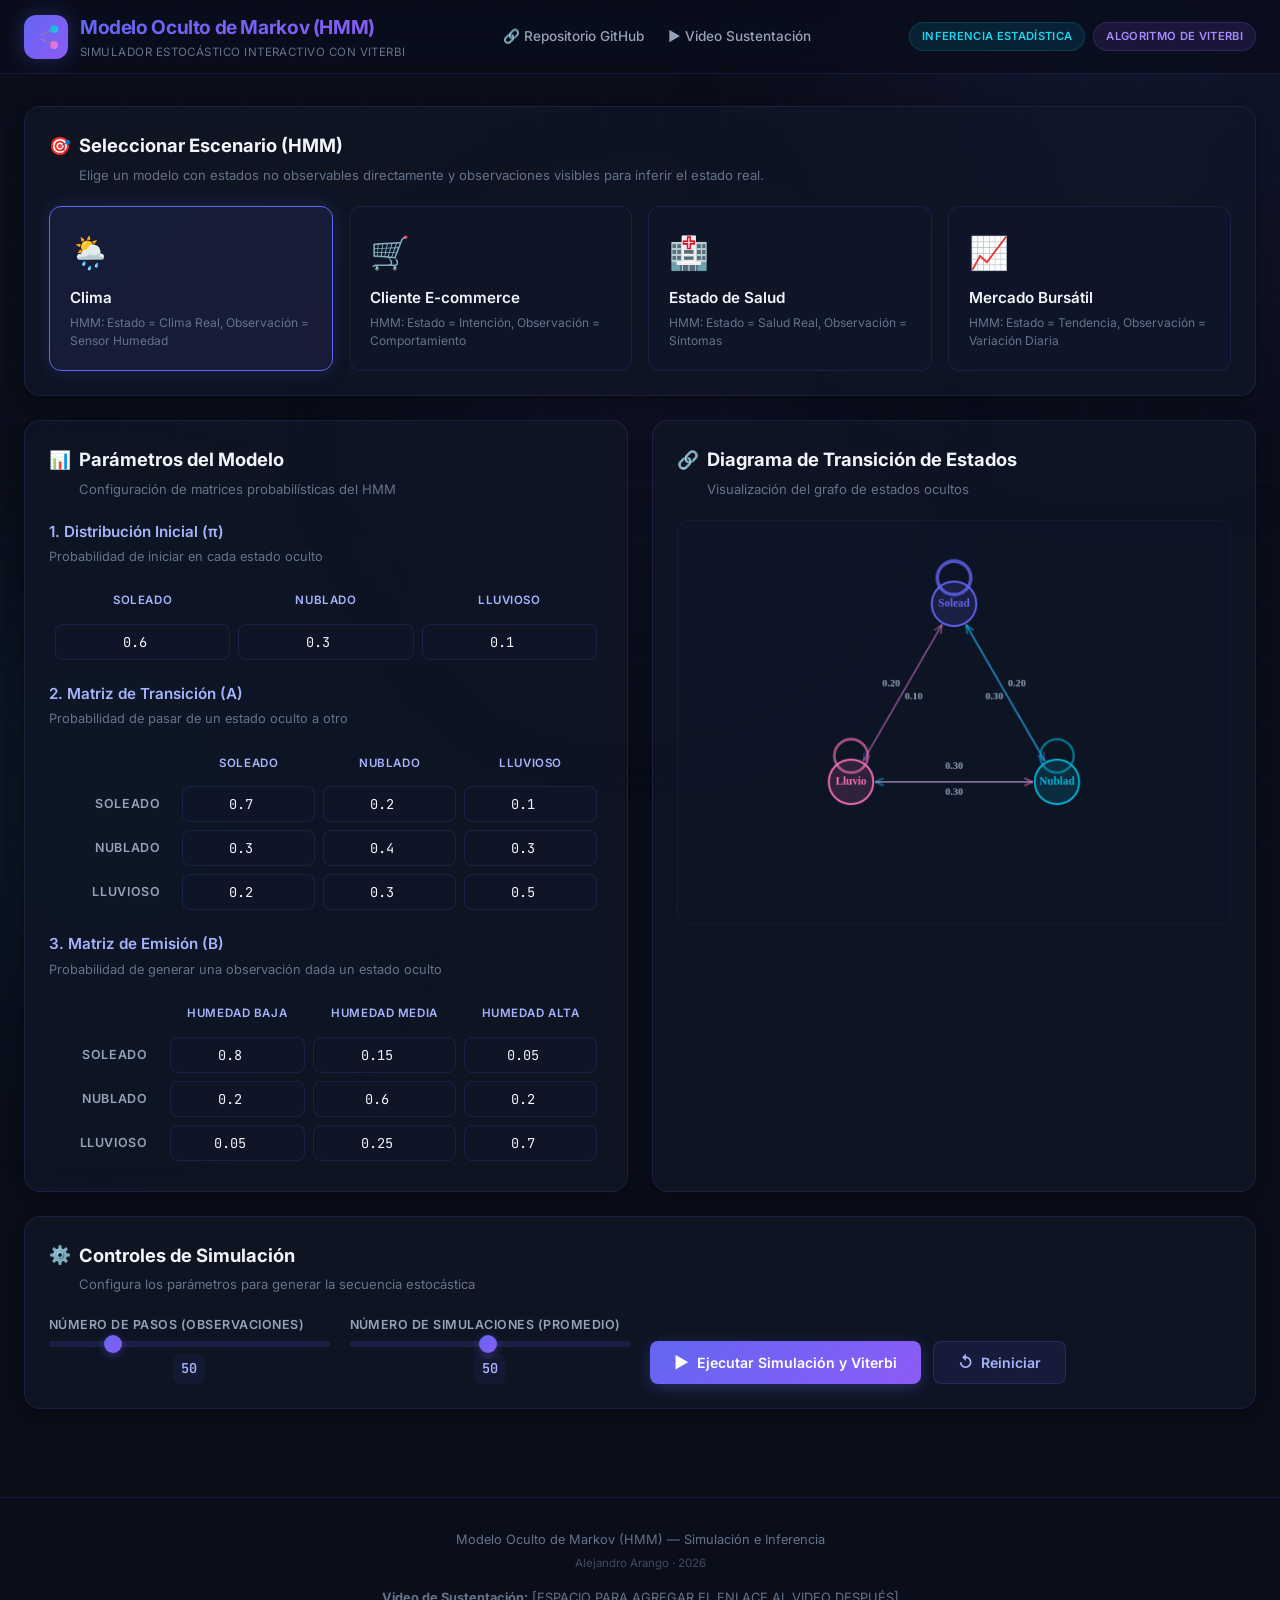
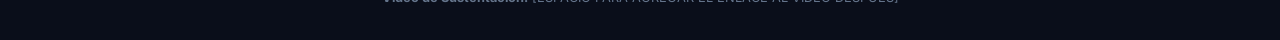
<file: index.html>
<!DOCTYPE html>
<html lang="es">
<head>
    <meta charset="UTF-8">
    <meta name="viewport" content="width=device-width, initial-scale=1.0">
    <title>Modelo Oculto de Markov (HMM) | Simulador Interactivo</title>
    <meta name="description" content="Simulador interactivo de Modelos Ocultos de Markov con algoritmo de Viterbi y análisis de secuencias.">
    <link rel="preconnect" href="https://fonts.googleapis.com">
    <link rel="preconnect" href="https://fonts.gstatic.com" crossorigin>
    <link href="https://fonts.googleapis.com/css2?family=Inter:wght@300;400;500;600;700;800&family=JetBrains+Mono:wght@400;500;600&display=swap" rel="stylesheet">
    <link rel="stylesheet" href="styles.css">
</head>
<body>
    <!-- Animated Background -->
    <div class="bg-grid"></div>
    <div class="bg-glow bg-glow-1"></div>
    <div class="bg-glow bg-glow-2"></div>
    <div class="bg-glow bg-glow-3"></div>

    <!-- Header -->
    <header class="header">
        <div class="header-content">
            <div class="logo">
                <div class="logo-icon">
                    <svg width="28" height="28" viewBox="0 0 28 28" fill="none">
                        <circle cx="6" cy="14" r="4" fill="url(#g1)" opacity="0.9"/>
                        <circle cx="22" cy="6" r="4" fill="url(#g2)" opacity="0.9"/>
                        <circle cx="22" cy="22" r="4" fill="url(#g3)" opacity="0.9"/>
                        <path d="M9 12 L19 7" stroke="url(#g4)" stroke-width="1.5" opacity="0.6"/>
                        <path d="M9 16 L19 21" stroke="url(#g4)" stroke-width="1.5" opacity="0.6"/>
                        <path d="M22 10 L22 18" stroke="url(#g4)" stroke-width="1.5" opacity="0.6"/>
                        <defs>
                            <linearGradient id="g1" x1="0" y1="0" x2="1" y2="1"><stop stop-color="#6366f1"/><stop offset="1" stop-color="#8b5cf6"/></linearGradient>
                            <linearGradient id="g2" x1="0" y1="0" x2="1" y2="1"><stop stop-color="#06b6d4"/><stop offset="1" stop-color="#22d3ee"/></linearGradient>
                            <linearGradient id="g3" x1="0" y1="0" x2="1" y2="1"><stop stop-color="#f472b6"/><stop offset="1" stop-color="#e879f9"/></linearGradient>
                            <linearGradient id="g4" x1="0" y1="0" x2="1" y2="1"><stop stop-color="#94a3b8"/><stop offset="1" stop-color="#64748b"/></linearGradient>
                        </defs>
                    </svg>
                </div>
                <div>
                    <h1 class="logo-title">Modelo Oculto de Markov (HMM)</h1>
                    <p class="logo-subtitle">Simulador Estocástico Interactivo con Viterbi</p>
                </div>
            </div>
            <div class="header-links">
                <a href="https://github.com/Biershoot/S25---M-dulo-2.-Actividad-did-ctica-2" target="_blank" class="header-link">🔗 Repositorio GitHub</a>
                <a href="#video-sustentacion" class="header-link">▶️ Video Sustentación</a>
            </div>
            <div class="header-badges">
                <span class="badge badge-info">Inferencia Estadística</span>
                <span class="badge badge-accent">Algoritmo de Viterbi</span>
            </div>
        </div>
    </header>

    <!-- Main Content -->
    <main class="main-content">
        <!-- Scenario Selector -->
        <section class="section" id="scenario-section">
            <div class="section-header">
                <h2 class="section-title">
                    <span class="section-icon">🎯</span>
                    Seleccionar Escenario (HMM)
                </h2>
                <p class="section-desc">Elige un modelo con estados no observables directamente y observaciones visibles para inferir el estado real.</p>
            </div>
            <div class="scenario-grid" id="scenario-grid">
                <!-- Scenarios injected by JS -->
            </div>
        </section>

        <!-- Configuration -->
        <div class="grid-2col">
            <!-- Matrices -->
            <section class="section" id="matrices-section">
                <div class="section-header">
                    <h2 class="section-title">
                        <span class="section-icon">📊</span>
                        Parámetros del Modelo
                    </h2>
                    <p class="section-desc">Configuración de matrices probabilísticas del HMM</p>
                </div>
                
                <h3 class="subsection-title">1. Distribución Inicial (π)</h3>
                <p class="subsection-desc">Probabilidad de iniciar en cada estado oculto</p>
                <div class="matrix-container" id="initial-container"></div>
                
                <h3 class="subsection-title">2. Matriz de Transición (A)</h3>
                <p class="subsection-desc">Probabilidad de pasar de un estado oculto a otro</p>
                <div class="matrix-container" id="transition-matrix"></div>
                
                <h3 class="subsection-title">3. Matriz de Emisión (B)</h3>
                <p class="subsection-desc">Probabilidad de generar una observación dada un estado oculto</p>
                <div class="matrix-container" id="emission-matrix"></div>
                
                <div class="matrix-validation" id="matrix-validation"></div>
            </section>

            <!-- State Diagram (Canvas) -->
            <section class="section" id="diagram-section">
                <div class="section-header">
                    <h2 class="section-title">
                        <span class="section-icon">🔗</span>
                        Diagrama de Transición de Estados
                    </h2>
                    <p class="section-desc">Visualización del grafo de estados ocultos</p>
                </div>
                <div class="canvas-wrapper">
                    <canvas id="state-diagram" width="560" height="400"></canvas>
                </div>
            </section>
        </div>

        <!-- Simulation Controls -->
        <section class="section" id="controls-section">
            <div class="section-header">
                <h2 class="section-title">
                    <span class="section-icon">⚙️</span>
                    Controles de Simulación
                </h2>
                <p class="section-desc">Configura los parámetros para generar la secuencia estocástica</p>
            </div>
            <div class="controls-grid">
                <div class="control-group">
                    <label class="control-label" for="num-steps">Número de Pasos (Observaciones)</label>
                    <input type="range" id="num-steps" class="control-range" min="10" max="200" value="50" step="10">
                    <span class="control-value" id="num-steps-value">50</span>
                </div>
                <div class="control-group">
                    <label class="control-label" for="num-simulations">Número de Simulaciones (Promedio)</label>
                    <input type="range" id="num-simulations" class="control-range" min="1" max="100" value="50" step="1">
                    <span class="control-value" id="num-simulations-value">50</span>
                </div>
                <div class="control-group control-buttons" style="grid-column: span 2;">
                    <button class="btn btn-primary" id="btn-simulate" onclick="runSimulation()">
                        <span class="btn-icon">▶</span> Ejecutar Simulación y Viterbi
                    </button>
                    <button class="btn btn-secondary" id="btn-reset" onclick="resetResults()">
                        <span class="btn-icon">↺</span> Reiniciar
                    </button>
                </div>
            </div>
        </section>

        <!-- Results Section -->
        <div id="results-wrapper" class="results-wrapper hidden">
            <!-- Traces -->
            <section class="section" id="trace-section">
                <div class="section-header">
                    <h2 class="section-title">
                        <span class="section-icon">📈</span>
                        Secuencias (Trazas)
                    </h2>
                    <p class="section-desc">Secuencia real, observada e inferida por Viterbi</p>
                </div>
                
                <h3 class="subsection-title" style="margin-top:1rem;">A. Estados Ocultos Reales</h3>
                <p class="subsection-desc">La secuencia estocástica real generada pero invisible en la práctica.</p>
                <div class="canvas-wrapper canvas-wide">
                    <canvas id="trace-chart" width="1100" height="200"></canvas>
                </div>

                <h3 class="subsection-title" style="margin-top:1.5rem;">B. Observaciones Visibles</h3>
                <p class="subsection-desc">Lo que el modelo realmente detecta basado en la Matriz de Emisión.</p>
                <div class="canvas-wrapper canvas-wide">
                    <canvas id="obs-chart" width="1100" height="200"></canvas>
                </div>
                
                <h3 class="subsection-title" style="margin-top:1.5rem;">C. Inferencia de Viterbi</h3>
                <p class="subsection-desc">La secuencia de estados ocultos más probable calculada a partir de las observaciones.</p>
                <div class="canvas-wrapper canvas-wide">
                    <canvas id="inferred-chart" width="1100" height="200"></canvas>
                </div>
            </section>

            <!-- Analysis -->
            <div class="grid-2col">
                <section class="section" id="viterbi-section">
                    <div class="section-header">
                        <h2 class="section-title">
                            <span class="section-icon">🎯</span>
                            Precisión de Inferencia
                        </h2>
                        <p class="section-desc">Qué tan acertado fue el algoritmo de Viterbi reconstruyendo los estados ocultos</p>
                    </div>
                    <div class="stats-table-wrapper" id="viterbi-stats-wrapper"></div>
                </section>

                <section class="section" id="stationary-section">
                    <div class="section-header">
                        <h2 class="section-title">
                            <span class="section-icon">📉</span>
                            Distribución de Estados Ocultos
                        </h2>
                        <p class="section-desc">Convergencia de la simulación vs Distribución Estacionaria Teórica</p>
                    </div>
                    <div class="canvas-wrapper">
                        <canvas id="stationary-chart" width="520" height="300"></canvas>
                    </div>
                    <div class="stats-table-wrapper" id="stats-table-wrapper"></div>
                </section>
            </div>
        </div>
    </main>

    <!-- Footer -->
    <footer class="footer">
        <p>Modelo Oculto de Markov (HMM) — Simulación e Inferencia</p>
        <p class="footer-sub">Alejandro Arango · 2026</p>
        <div id="video-sustentacion" style="margin-top: 15px;">
            <!-- Deja tu video aquí -->
            <p><strong>Video de Sustentación:</strong> [ESPACIO PARA AGREGAR EL ENLACE AL VIDEO DESPUÉS]</p>
        </div>
    </footer>

    <script src="markov.js"></script>
</body>
</html>
</file>
<file: styles.css>
/* ============================================
   MARKOV CHAIN SIMULATOR - DESIGN SYSTEM
   Premium dark theme with glassmorphism
   ============================================ */

/* --- CSS Custom Properties --- */
:root {
    /* Colors */
    --bg-primary: #0a0e1a;
    --bg-secondary: #111827;
    --bg-card: rgba(17, 24, 39, 0.7);
    --bg-card-hover: rgba(30, 41, 59, 0.8);
    --bg-input: rgba(15, 23, 42, 0.9);
    --border-subtle: rgba(99, 102, 241, 0.15);
    --border-active: rgba(99, 102, 241, 0.4);

    --text-primary: #f1f5f9;
    --text-secondary: #94a3b8;
    --text-muted: #64748b;
    --text-accent: #a5b4fc;

    --accent-indigo: #6366f1;
    --accent-violet: #8b5cf6;
    --accent-cyan: #06b6d4;
    --accent-pink: #ec4899;
    --accent-emerald: #10b981;
    --accent-amber: #f59e0b;
    --accent-rose: #f43f5e;

    --gradient-primary: linear-gradient(135deg, #6366f1, #8b5cf6);
    --gradient-accent: linear-gradient(135deg, #06b6d4, #22d3ee);
    --gradient-warm: linear-gradient(135deg, #f472b6, #e879f9);

    /* Shadows */
    --shadow-sm: 0 1px 3px rgba(0, 0, 0, 0.3);
    --shadow-md: 0 4px 16px rgba(0, 0, 0, 0.4);
    --shadow-lg: 0 8px 32px rgba(0, 0, 0, 0.5);
    --shadow-glow: 0 0 40px rgba(99, 102, 241, 0.15);

    /* Typography */
    --font-sans: 'Inter', -apple-system, BlinkMacSystemFont, sans-serif;
    --font-mono: 'JetBrains Mono', 'Fira Code', monospace;

    /* Spacing */
    --radius-sm: 8px;
    --radius-md: 12px;
    --radius-lg: 16px;
    --radius-xl: 20px;

    /* Transitions */
    --transition-fast: 150ms cubic-bezier(0.4, 0, 0.2, 1);
    --transition-base: 250ms cubic-bezier(0.4, 0, 0.2, 1);
    --transition-slow: 400ms cubic-bezier(0.4, 0, 0.2, 1);
}

/* --- Reset & Base --- */
*, *::before, *::after {
    margin: 0;
    padding: 0;
    box-sizing: border-box;
}

html {
    scroll-behavior: smooth;
    -webkit-font-smoothing: antialiased;
    -moz-osx-font-smoothing: grayscale;
}

body {
    font-family: var(--font-sans);
    background: var(--bg-primary);
    color: var(--text-primary);
    line-height: 1.6;
    min-height: 100vh;
    overflow-x: hidden;
    position: relative;
}

/* --- Animated Background --- */
.bg-grid {
    position: fixed;
    inset: 0;
    background-image:
        linear-gradient(rgba(99, 102, 241, 0.03) 1px, transparent 1px),
        linear-gradient(90deg, rgba(99, 102, 241, 0.03) 1px, transparent 1px);
    background-size: 60px 60px;
    z-index: 0;
    pointer-events: none;
}

.bg-glow {
    position: fixed;
    border-radius: 50%;
    filter: blur(120px);
    z-index: 0;
    pointer-events: none;
    animation: floatGlow 12s ease-in-out infinite;
}

.bg-glow-1 {
    width: 500px;
    height: 500px;
    background: rgba(99, 102, 241, 0.08);
    top: -150px;
    right: -100px;
    animation-delay: 0s;
}

.bg-glow-2 {
    width: 400px;
    height: 400px;
    background: rgba(6, 182, 212, 0.06);
    bottom: -100px;
    left: -100px;
    animation-delay: -4s;
}

.bg-glow-3 {
    width: 350px;
    height: 350px;
    background: rgba(139, 92, 246, 0.05);
    top: 50%;
    left: 50%;
    transform: translate(-50%, -50%);
    animation-delay: -8s;
}

@keyframes floatGlow {
    0%, 100% { transform: translate(0, 0) scale(1); }
    33% { transform: translate(30px, -20px) scale(1.05); }
    66% { transform: translate(-20px, 15px) scale(0.95); }
}

/* --- Header --- */
.header {
    position: sticky;
    top: 0;
    z-index: 100;
    background: rgba(10, 14, 26, 0.85);
    backdrop-filter: blur(20px) saturate(180%);
    -webkit-backdrop-filter: blur(20px) saturate(180%);
    border-bottom: 1px solid var(--border-subtle);
    padding: 0.75rem 1.5rem;
}

.header-content {
    max-width: 1280px;
    margin: 0 auto;
    display: flex;
    align-items: center;
    justify-content: space-between;
}

.logo {
    display: flex;
    align-items: center;
    gap: 0.75rem;
}

.logo-icon {
    width: 44px;
    height: 44px;
    border-radius: var(--radius-md);
    background: var(--gradient-primary);
    display: flex;
    align-items: center;
    justify-content: center;
    box-shadow: 0 0 20px rgba(99, 102, 241, 0.3);
}

.logo-title {
    font-size: 1.2rem;
    font-weight: 700;
    background: var(--gradient-primary);
    -webkit-background-clip: text;
    -webkit-text-fill-color: transparent;
    background-clip: text;
    letter-spacing: -0.02em;
}

.logo-subtitle {
    font-size: 0.72rem;
    color: var(--text-muted);
    font-weight: 400;
    letter-spacing: 0.04em;
    text-transform: uppercase;
}

.header-links {
    display: flex;
    gap: 1.5rem;
}

.header-link {
    color: var(--text-secondary);
    text-decoration: none;
    font-size: 0.85rem;
    font-weight: 500;
    transition: color var(--transition-fast);
}

.header-link:hover {
    color: var(--text-primary);
}

.header-badges {
    display: flex;
    gap: 0.5rem;
}

.badge {
    padding: 0.3rem 0.75rem;
    border-radius: 20px;
    font-size: 0.7rem;
    font-weight: 600;
    letter-spacing: 0.03em;
    text-transform: uppercase;
}

.badge-info {
    background: rgba(6, 182, 212, 0.12);
    color: #22d3ee;
    border: 1px solid rgba(6, 182, 212, 0.2);
}

.badge-accent {
    background: rgba(139, 92, 246, 0.12);
    color: #a78bfa;
    border: 1px solid rgba(139, 92, 246, 0.2);
}

/* --- Main Content --- */
.main-content {
    max-width: 1280px;
    margin: 0 auto;
    padding: 2rem 1.5rem 4rem;
    position: relative;
    z-index: 1;
}

/* --- Sections --- */
.section {
    background: var(--bg-card);
    border: 1px solid var(--border-subtle);
    border-radius: var(--radius-lg);
    padding: 1.5rem;
    backdrop-filter: blur(12px);
    -webkit-backdrop-filter: blur(12px);
    box-shadow: var(--shadow-md);
    margin-bottom: 1.5rem;
    transition: border-color var(--transition-base), box-shadow var(--transition-base);
}

.section:hover {
    border-color: var(--border-active);
    box-shadow: var(--shadow-glow);
}

.section-header {
    margin-bottom: 1.25rem;
}

.section-title {
    font-size: 1.15rem;
    font-weight: 700;
    color: var(--text-primary);
    display: flex;
    align-items: center;
    gap: 0.5rem;
    margin-bottom: 0.25rem;
}

.section-icon {
    font-size: 1.1rem;
}

.section-desc {
    font-size: 0.82rem;
    color: var(--text-muted);
    margin-left: 1.85rem;
}

.subsection-title {
    font-size: 0.95rem;
    font-weight: 600;
    color: var(--text-accent);
    margin-top: 1rem;
    margin-bottom: 0.2rem;
}

.subsection-desc {
    font-size: 0.8rem;
    color: var(--text-muted);
    margin-bottom: 0.75rem;
}

/* --- Grid Layouts --- */
.grid-2col {
    display: grid;
    grid-template-columns: 1fr 1fr;
    gap: 1.5rem;
    margin-bottom: 0;
}

.grid-2col > .section {
    margin-bottom: 1.5rem;
}

/* --- Scenario Cards --- */
.scenario-grid {
    display: grid;
    grid-template-columns: repeat(auto-fill, minmax(240px, 1fr));
    gap: 1rem;
}

.scenario-card {
    background: var(--bg-input);
    border: 1px solid var(--border-subtle);
    border-radius: var(--radius-md);
    padding: 1.25rem;
    cursor: pointer;
    transition: all var(--transition-base);
    position: relative;
    overflow: hidden;
}

.scenario-card::before {
    content: '';
    position: absolute;
    inset: 0;
    background: var(--gradient-primary);
    opacity: 0;
    transition: opacity var(--transition-base);
}

.scenario-card:hover {
    border-color: var(--accent-indigo);
    transform: translateY(-2px);
    box-shadow: var(--shadow-lg);
}

.scenario-card:hover::before {
    opacity: 0.05;
}

.scenario-card.active {
    border-color: var(--accent-indigo);
    box-shadow: 0 0 20px rgba(99, 102, 241, 0.2);
}

.scenario-card.active::before {
    opacity: 0.08;
}

.scenario-emoji {
    font-size: 2rem;
    margin-bottom: 0.5rem;
    position: relative;
    z-index: 1;
}

.scenario-name {
    font-size: 0.95rem;
    font-weight: 600;
    color: var(--text-primary);
    margin-bottom: 0.25rem;
    position: relative;
    z-index: 1;
}

.scenario-desc {
    font-size: 0.75rem;
    color: var(--text-muted);
    line-height: 1.5;
    position: relative;
    z-index: 1;
}

/* --- Matrix --- */
.matrix-container {
    overflow-x: auto;
}

.matrix-table {
    width: 100%;
    border-collapse: separate;
    border-spacing: 4px;
}

.matrix-table th {
    font-size: 0.72rem;
    font-weight: 600;
    color: var(--text-accent);
    text-transform: uppercase;
    letter-spacing: 0.05em;
    padding: 0.5rem;
    text-align: center;
}

.matrix-table th.row-header {
    text-align: right;
    padding-right: 1rem;
    color: var(--text-secondary);
    font-size: 0.78rem;
    min-width: 80px;
}

.matrix-table td {
    padding: 2px;
}

.matrix-input {
    width: 100%;
    min-width: 60px;
    padding: 0.5rem;
    background: var(--bg-input);
    border: 1px solid var(--border-subtle);
    border-radius: var(--radius-sm);
    color: var(--text-primary);
    font-family: var(--font-mono);
    font-size: 0.85rem;
    text-align: center;
    transition: all var(--transition-fast);
    outline: none;
}

.matrix-input:focus {
    border-color: var(--accent-indigo);
    box-shadow: 0 0 0 3px rgba(99, 102, 241, 0.15);
}

.matrix-input.invalid {
    border-color: var(--accent-rose);
    box-shadow: 0 0 0 3px rgba(244, 63, 94, 0.15);
}

.matrix-input.valid-row {
    border-color: var(--accent-emerald);
}

.matrix-validation {
    margin-top: 0.75rem;
    font-size: 0.8rem;
    font-weight: 500;
    padding: 0.5rem 0.75rem;
    border-radius: var(--radius-sm);
    display: none;
}

.matrix-validation.error {
    display: block;
    background: rgba(244, 63, 94, 0.1);
    color: var(--accent-rose);
    border: 1px solid rgba(244, 63, 94, 0.2);
}

.matrix-validation.success {
    display: block;
    background: rgba(16, 185, 129, 0.1);
    color: var(--accent-emerald);
    border: 1px solid rgba(16, 185, 129, 0.2);
}

/* --- Canvas Wrapper --- */
.canvas-wrapper {
    background: rgba(15, 23, 42, 0.5);
    border-radius: var(--radius-md);
    padding: 1rem;
    border: 1px solid rgba(99, 102, 241, 0.08);
    display: flex;
    justify-content: center;
}

.canvas-wrapper canvas {
    max-width: 100%;
    height: auto;
}

.canvas-wide {
    padding: 1rem;
}

/* --- Controls --- */
.controls-grid {
    display: grid;
    grid-template-columns: repeat(auto-fit, minmax(220px, 1fr));
    gap: 1.25rem;
    align-items: end;
}

.control-group {
    display: flex;
    flex-direction: column;
    gap: 0.4rem;
}

.control-label {
    font-size: 0.78rem;
    font-weight: 600;
    color: var(--text-secondary);
    text-transform: uppercase;
    letter-spacing: 0.04em;
}

.control-select {
    padding: 0.6rem 0.75rem;
    background: var(--bg-input);
    border: 1px solid var(--border-subtle);
    border-radius: var(--radius-sm);
    color: var(--text-primary);
    font-family: var(--font-sans);
    font-size: 0.88rem;
    outline: none;
    cursor: pointer;
    transition: border-color var(--transition-fast);
    appearance: none;
    background-image: url("data:image/svg+xml,%3Csvg xmlns='http://www.w3.org/2000/svg' width='12' height='12' fill='%2394a3b8' viewBox='0 0 16 16'%3E%3Cpath d='M8 11L3 6h10z'/%3E%3C/svg%3E");
    background-repeat: no-repeat;
    background-position: right 0.75rem center;
}

.control-select:focus {
    border-color: var(--accent-indigo);
    box-shadow: 0 0 0 3px rgba(99, 102, 241, 0.15);
}

.control-range {
    -webkit-appearance: none;
    appearance: none;
    width: 100%;
    height: 6px;
    border-radius: 3px;
    background: rgba(99, 102, 241, 0.15);
    outline: none;
    transition: background var(--transition-fast);
}

.control-range::-webkit-slider-thumb {
    -webkit-appearance: none;
    appearance: none;
    width: 18px;
    height: 18px;
    border-radius: 50%;
    background: var(--gradient-primary);
    cursor: pointer;
    box-shadow: 0 2px 8px rgba(99, 102, 241, 0.4);
    transition: transform var(--transition-fast);
}

.control-range::-webkit-slider-thumb:hover {
    transform: scale(1.15);
}

.control-range::-moz-range-thumb {
    width: 18px;
    height: 18px;
    border-radius: 50%;
    background: var(--gradient-primary);
    cursor: pointer;
    border: none;
    box-shadow: 0 2px 8px rgba(99, 102, 241, 0.4);
}

.control-value {
    font-family: var(--font-mono);
    font-size: 0.85rem;
    color: var(--text-accent);
    font-weight: 600;
    text-align: center;
    padding: 0.25rem 0.5rem;
    background: rgba(99, 102, 241, 0.08);
    border-radius: var(--radius-sm);
    width: fit-content;
    align-self: center;
}

.control-buttons {
    flex-direction: row;
    gap: 0.75rem;
    align-self: end;
}

/* --- Buttons --- */
.btn {
    padding: 0.65rem 1.5rem;
    border: none;
    border-radius: var(--radius-sm);
    font-family: var(--font-sans);
    font-size: 0.88rem;
    font-weight: 600;
    cursor: pointer;
    display: flex;
    align-items: center;
    gap: 0.5rem;
    transition: all var(--transition-base);
    white-space: nowrap;
}

.btn-icon {
    font-size: 1rem;
}

.btn-primary {
    background: var(--gradient-primary);
    color: white;
    box-shadow: 0 4px 16px rgba(99, 102, 241, 0.3);
}

.btn-primary:hover {
    transform: translateY(-1px);
    box-shadow: 0 6px 24px rgba(99, 102, 241, 0.45);
}

.btn-primary:active {
    transform: translateY(0);
}

.btn-secondary {
    background: rgba(99, 102, 241, 0.1);
    color: var(--text-accent);
    border: 1px solid rgba(99, 102, 241, 0.2);
}

.btn-secondary:hover {
    background: rgba(99, 102, 241, 0.18);
    border-color: rgba(99, 102, 241, 0.35);
}

/* --- Results Wrapper --- */
.results-wrapper {
    animation: fadeInUp 0.5s ease-out;
}

.results-wrapper.hidden {
    display: none;
}

@keyframes fadeInUp {
    from {
        opacity: 0;
        transform: translateY(20px);
    }
    to {
        opacity: 1;
        transform: translateY(0);
    }
}

/* --- Stats Table --- */
.stats-table-wrapper {
    overflow-x: auto;
}

.stats-table {
    width: 100%;
    border-collapse: separate;
    border-spacing: 0;
    font-size: 0.85rem;
}

.stats-table thead th {
    background: rgba(99, 102, 241, 0.08);
    color: var(--text-accent);
    font-weight: 600;
    font-size: 0.75rem;
    text-transform: uppercase;
    letter-spacing: 0.05em;
    padding: 0.75rem 1rem;
    text-align: left;
    border-bottom: 1px solid var(--border-subtle);
}

.stats-table thead th:first-child {
    border-radius: var(--radius-sm) 0 0 0;
}

.stats-table thead th:last-child {
    border-radius: 0 var(--radius-sm) 0 0;
}

.stats-table tbody td {
    padding: 0.65rem 1rem;
    border-bottom: 1px solid rgba(99, 102, 241, 0.06);
    color: var(--text-secondary);
    font-family: var(--font-mono);
    font-size: 0.82rem;
}

.stats-table tbody tr:hover td {
    background: rgba(99, 102, 241, 0.04);
    color: var(--text-primary);
}

.stats-table tbody td:first-child {
    font-family: var(--font-sans);
    font-weight: 600;
    color: var(--text-primary);
}

.stats-table tbody tr:last-child td:first-child {
    border-radius: 0 0 0 var(--radius-sm);
}

.stats-table tbody tr:last-child td:last-child {
    border-radius: 0 0 var(--radius-sm) 0;
}

/* Color dot for state */
.state-dot {
    display: inline-block;
    width: 10px;
    height: 10px;
    border-radius: 50%;
    margin-right: 0.5rem;
    vertical-align: middle;
}

/* --- Footer --- */
.footer {
    text-align: center;
    padding: 2rem 1.5rem;
    color: var(--text-muted);
    font-size: 0.8rem;
    border-top: 1px solid var(--border-subtle);
    position: relative;
    z-index: 1;
}

.footer-sub {
    margin-top: 0.25rem;
    font-size: 0.72rem;
    color: var(--text-muted);
    opacity: 0.6;
}

/* --- Responsive --- */
@media (max-width: 900px) {
    .grid-2col {
        grid-template-columns: 1fr;
    }

    .header-badges {
        display: none;
    }

    .controls-grid {
        grid-template-columns: 1fr;
    }
}

@media (max-width: 600px) {
    .main-content {
        padding: 1rem 0.75rem 2rem;
    }

    .section {
        padding: 1rem;
    }

    .scenario-grid {
        grid-template-columns: 1fr;
    }
}
</file>
